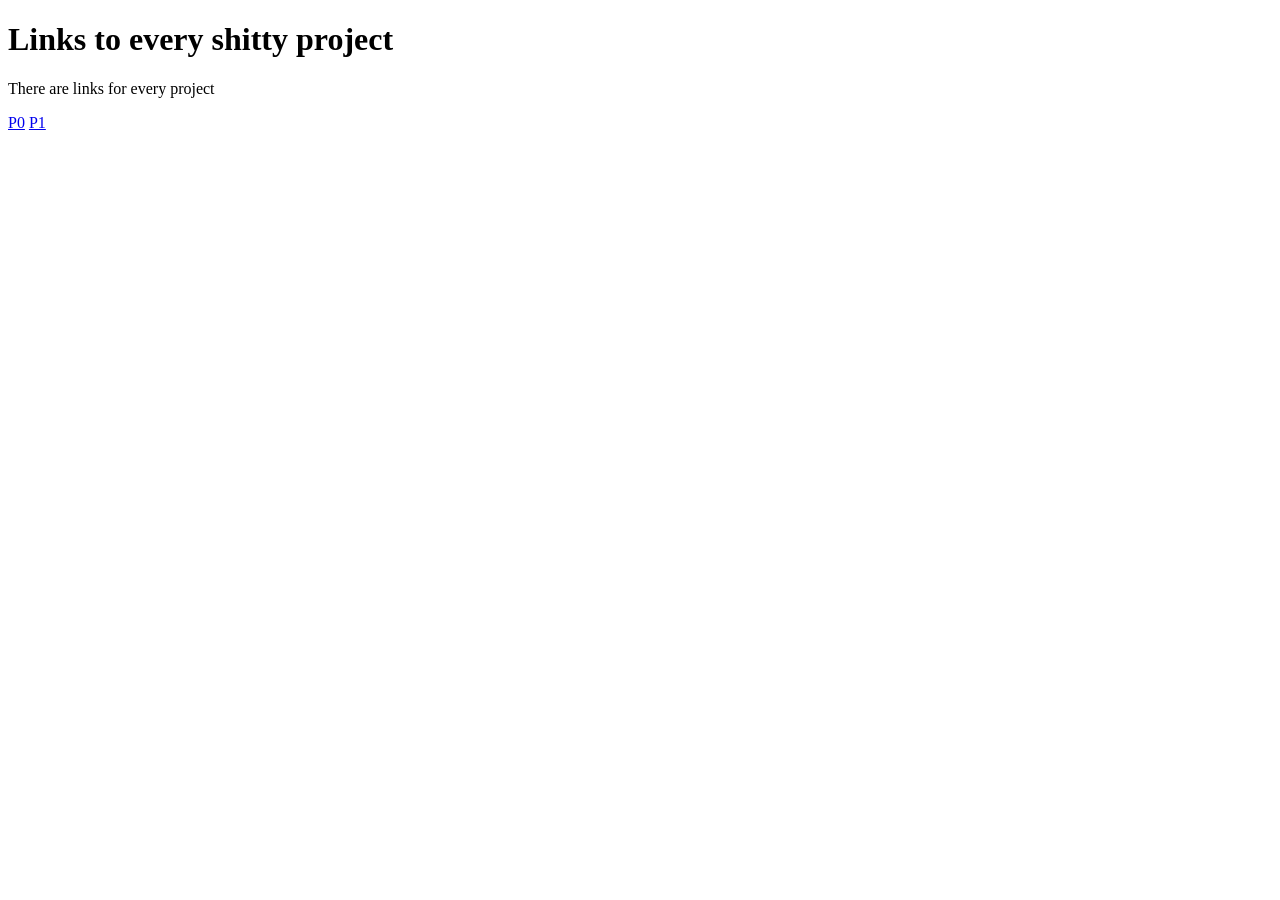
<file: index.html>
<!DOCTYPE html>
<html lang="en">
<head>
    <meta charset="UTF-8">
    <meta name="viewport" content="width=device-width, initial-scale=1.0">
    <title>Main</title>
    <link rel="stylesheet" href="main.css">
</head>
<body>
    <h1>Links to every shitty project</h1>
    <nav>
        <p>There are links for every project</p>
        <a href = "p0.html">P0</a>
        <a href = "p1.html">P1</a>
    </nav>
</body>
</html>
</file>
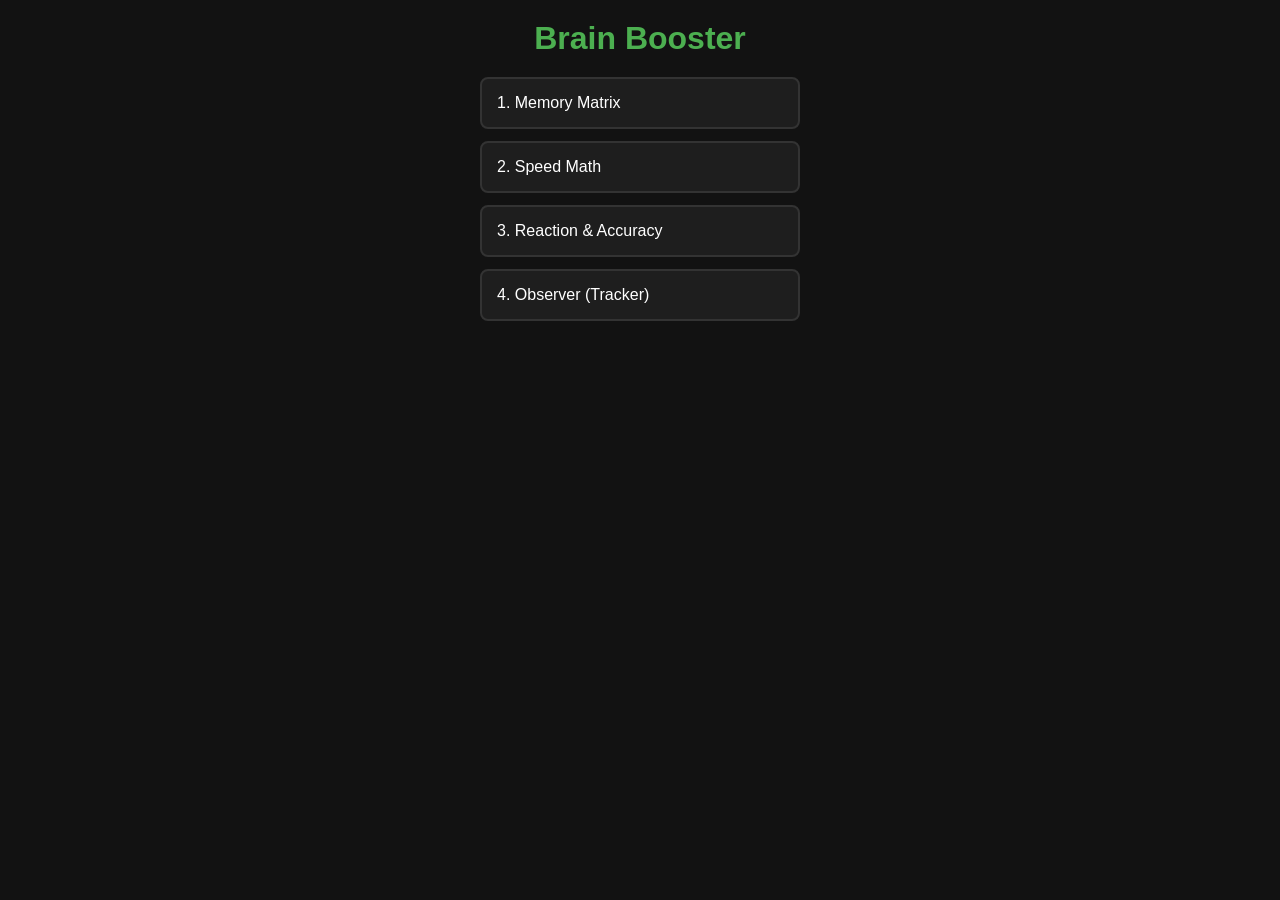
<file: bbg/index.html>
<!DOCTYPE html>
<html lang="en">
<head>
    <meta charset="UTF-8">
    <meta name="viewport" content="width=device-width, initial-scale=1.0">
    <title>Brain Booster Games</title>
    <link rel="stylesheet" href="style.css">
</head>
<body>

    <header>
        <h1>Brain Booster</h1>
    </header>

    <!-- Main Navigation Menu -->
    <nav id="menu">
        <button class="menu-btn" onclick="showScreen('memory-setup-screen')">1. Memory Matrix</button>
        <button class="menu-btn" onclick="showScreen('math-game-screen')">2. Speed Math</button>
        <button class="menu-btn" onclick="showScreen('reaction-setup-screen')">3. Reaction & Accuracy</button>
        <button class="menu-btn" onclick="showScreen('tracker-setup-screen')">4. Observer (Tracker)</button>
    </nav>

    <!-- GAME 1: MEMORY MATRIX -->
    <div id="memory-setup-screen" class="screen hidden">
        <h2>Memory Matrix</h2>
        <div class="input-group">
            <label for="grid-size">Grid Size (X):</label>
            <input type="number" id="grid-size" value="3" min="2" max="15">
        </div>
        <div class="input-group">
            <label for="wait-time">Wait Time (seconds):</label>
            <input type="number" id="wait-time" value="3" min="1" max="60">
        </div>
        <button class="btn" onclick="startMemoryGame()">Start Game</button>
        <button class="btn secondary" onclick="showMenu()">Back to Menu</button>
    </div>

    <div id="memory-game-screen" class="screen hidden">
        <h2 id="memory-status">Memorize the pattern!</h2>
        <div id="timer-display" class="timer hidden">Wait... <span id="countdown">0</span>s</div>
        <div id="memory-grid" class="grid"></div>
        <button id="memory-action-btn" class="btn" onclick="handleMemoryAction()">Done</button>
        <button class="btn secondary" onclick="showMenu()">Quit</button>
    </div>

    <!-- GAME 2: SPEED MATH -->
    <div id="math-game-screen" class="screen hidden">
        <h2>Speed Math</h2>
        <div class="math-stats">
            <div>Time: <span id="math-timer">0.0</span>s</div>
            <div>Score: <span id="math-score">0</span></div>
        </div>
        <div id="math-equation" class="equation">? + ?</div>
        <div id="math-input" class="math-display-input">_</div>
        
        <div class="numpad">
            <button onclick="appendMathInput('1')">1</button>
            <button onclick="appendMathInput('2')">2</button>
            <button onclick="appendMathInput('3')">3</button>
            <button onclick="appendMathInput('4')">4</button>
            <button onclick="appendMathInput('5')">5</button>
            <button onclick="appendMathInput('6')">6</button>
            <button onclick="appendMathInput('7')">7</button>
            <button onclick="appendMathInput('8')">8</button>
            <button onclick="appendMathInput('9')">9</button>
            <button onclick="clearMathInput()">⌫</button>
            <button onclick="appendMathInput('0')">0</button>
            <button class="submit-btn" onclick="submitMathAnswer()">✓</button>
        </div>
        
        <button id="math-start-btn" class="btn" onclick="toggleMathGame()">Start Game</button>
        <button class="btn secondary" onclick="showMenu()">Back to Menu</button>
    </div>

    <!-- GAME 3: REACTION & ACCURACY -->
    <div id="reaction-setup-screen" class="screen hidden">
        <h2>Reaction & Accuracy</h2>
        <div class="input-group">
            <label for="react-grid-size">Grid Size (X):</label>
            <input type="number" id="react-grid-size" value="4" min="2" max="10">
        </div>
        <div class="input-group">
            <label for="react-difficulty">Difficulty:</label>
            <select id="react-difficulty">
                <option value="easy">Easy (Only Red)</option>
                <option value="medium">Medium (+ Decoy Green)</option>
                <option value="hardcore">Hardcore (+ Penalty Purple)</option>
            </select>
        </div>
        <button class="btn" onclick="startReactionGame()">Start Game</button>
        <button class="btn secondary" onclick="showMenu()">Back to Menu</button>
    </div>

    <div id="reaction-game-screen" class="screen hidden">
        <div class="math-stats">
            <div>Time: <span id="react-stopwatch">0.0</span>s</div>
            <div>Score: <span id="react-score">0</span></div>
            <div>Penalty: <span id="react-penalty">0</span></div>
        </div>
        <div id="reaction-grid" class="grid"></div>
        <button class="btn secondary" onclick="stopReactionGame(); showMenu();">Quit Game</button>
    </div>

    <!-- GAME 4: OBSERVER (TRACKER) -->
    <div id="tracker-setup-screen" class="screen hidden">
        <h2>Observer</h2>
        <div class="input-group">
            <label for="track-speed">Arrow Fade Out Time (sec):</label>
            <input type="number" id="track-speed" value="1" min="0.3" max="3" step="0.1">
        </div>
        <div class="input-group">
            <label for="track-moves">Number of Moves:</label>
            <input type="number" id="track-moves" value="5" min="1" max="30">
        </div>
        <div class="input-group">
            <label for="track-mode">Mode:</label>
            <select id="track-mode">
                <option value="normal">Normal (Red arrows)</option>
                <option value="hardcore">Hardcore (Decoy colors)</option>
            </select>
        </div>
        <button class="btn" onclick="startTrackerGame()">Start Game</button>
        <button class="btn secondary" onclick="showMenu()">Back to Menu</button>
    </div>

    <div id="tracker-game-screen" class="screen hidden">
        <h2 id="tracker-status">Memorize starting position!</h2>
        <div id="tracker-grid" class="grid grid-10"></div>
        
        <!-- Separate display box for directional arrows -->
        <div id="arrow-display-box" class="arrow-box"></div>

        <button id="tracker-btn" class="btn" onclick="handleTrackerAction()">Ready</button>
        <button class="btn secondary" onclick="stopTrackerGame(); showMenu();">Quit</button>
    </div>

    <script src="script.js"></script>
</body>
</html>
</file>
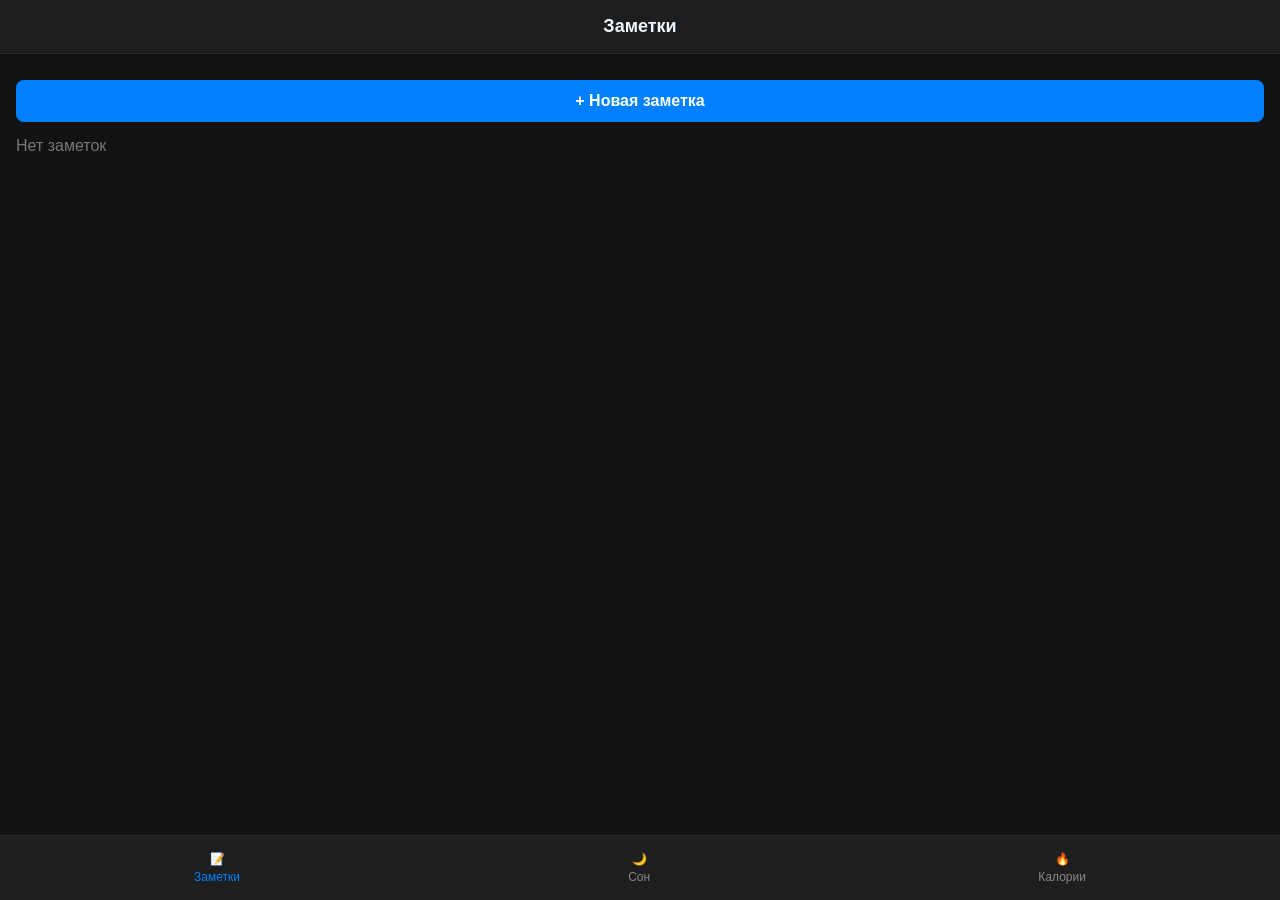
<file: ad.html>
<!DOCTYPE html>
<html lang="ru">
<head>
    <meta charset="UTF-8">
    <meta name="viewport" content="width=device-width, initial-scale=1.0, maximum-scale=1.0, user-scalable=no">
    <title>Мобильный помощник</title>
    <style>
        * {
            margin: 0;
            padding: 0;
            box-sizing: border-box;
            font-family: -apple-system, BlinkMacSystemFont, "Segoe UI", Roboto, Helvetica, Arial, sans-serif;
        }

        body {
            background-color: #121212;
            color: aliceblue;
            display: flex;
            flex-direction: column;
            height: 100vh;
            overflow: hidden;
        }

        header {
            padding: 16px;
            background-color: #1e1e1e;
            text-align: center;
            font-size: 18px;
            font-weight: bold;
            border-bottom: 1px solid #2c2c2c;
        }

        .app-container {
            flex-grow: 1;
            overflow-y: auto;
            padding: 16px;
            padding-bottom: 80px;
        }

        .screen {
            display: none;
        }
        .screen.active {
            display: block;
        }

        nav.bottom-nav {
            position: fixed;
            bottom: 0;
            left: 0;
            width: 100%;
            height: 65px;
            background-color: #1e1e1e;
            border-top: 1px solid #2c2c2c;
            display: flex;
            justify-content: space-around;
            align-items: center;
            z-index: 1000;
        }

        .nav-item {
            background: none;
            border: none;
            color: #888;
            font-size: 12px;
            cursor: pointer;
            display: flex;
            flex-direction: column;
            align-items: center;
            gap: 4px;
            transition: color 0.2s;
        }

        .nav-item.active {
            color: #0080ff;
        }

        .card {
            background-color: rgba(60, 60, 60, 0.4);
            border: 1px solid rgb(60, 60, 60);
            border-radius: 12px;
            padding: 16px;
            margin-bottom: 12px;
        }

        .card h3 {
            font-size: 16px;
            margin-bottom: 6px;
            color: #fff;
        }

        .card p {
            font-size: 14px;
            color: #ccc;
        }

        .btn {
            width: 100%;
            padding: 12px;
            background-color: #0080ff;
            color: #fff;
            border: none;
            border-radius: 8px;
            font-size: 16px;
            font-weight: bold;
            cursor: pointer;
            margin-top: 10px;
        }
        .btn:active {
            background-color: #0066cc;
        }

        .input-group {
            margin-bottom: 12px;
        }

        .input-group label {
            display: block;
            font-size: 13px;
            color: #aaa;
            margin-bottom: 4px;
        }

        .input-group input, .input-group select {
            width: 100%;
            padding: 10px;
            background-color: #2a2a2a;
            border: 1px solid #444;
            border-radius: 8px;
            color: #fff;
            font-size: 15px;
            outline: none;
        }

        .calorie-status {
            padding: 12px;
            border-radius: 8px;
            text-align: center;
            font-weight: bold;
            margin-bottom: 15px;
        }
        .status-normal { background-color: rgba(39, 174, 96, 0.3); color: #2ecc71; border: 1px solid #2ecc71; }
        .status-warning { background-color: rgba(241, 196, 15, 0.3); color: #f1c40f; border: 1px solid #f1c40f; }
        .status-danger { background-color: rgba(231, 76, 60, 0.3); color: #e74c3c; border: 1px solid #e74c3c; }

        .modal {
            position: fixed;
            top: 0; left: 0; width: 100vw; height: 100vh;
            background-color: rgba(0,0,0,0.7);
            display: flex;
            justify-content: center;
            align-items: center;
            z-index: 2000;
        }
        .hidden { display: none !important; }
        .modal-content {
            background-color: #222;
            padding: 20px;
            border-radius: 12px;
            width: 90%;
            max-width: 320px;
            border: 1px solid #444;
        }

        canvas {
            width: 100%;
            height: 150px;
            background-color: #222;
            border-radius: 8px;
            margin-top: 10px;
        }
    </style>
</head>
<body>

    <header id="header-title">Заметки</header>

    <div class="app-container">
        
        <!-- ЭКРАН 1: ЗАМЕТКИ -->
        <section id="screen-notes" class="screen active">
            <button class="btn" onclick="openModal('note-modal')">+ Новая заметка</button>
            <div id="notes-list" style="margin-top: 15px;"></div>
        </section>

        <!-- ЭКРАН 2: СОН -->
        <section id="screen-sleep" class="screen">
            <div class="card">
                <h3>Записать сон</h3>
                <div class="input-group">
                    <label>Лёг спать:</label>
                    <input type="time" step="1" id="sleep-start" value="23:00:00">
                </div>
                <div class="input-group">
                    <label>Встал:</label>
                    <input type="time" step="1" id="sleep-end" value="07:00:00">
                </div>
                <button class="btn" onclick="saveSleep()">Сохранить сон</button>
            </div>
            
            <div class="card">
                <h3>График колебаний сна (часы)</h3>
                <canvas id="sleep-chart"></canvas>
            </div>

            <div class="card">
                <h3>История сна</h3>
                <div id="sleep-history"><p style="color: #777;">Нет записей</p></div>
            </div>
        </section>

        <!-- ЭКРАН 3: КАЛОРИИ -->
        <section id="screen-calories" class="screen">
            <div class="card">
                <h3>Ваши параметры</h3>
                <div style="display: flex; gap: 10px;">
                    <div class="input-group" style="flex:1;"><label>Вес (кг)</label><input type="number" id="cal-weight" value="70" onchange="saveProfile()"></div>
                    <div class="input-group" style="flex:1;"><label>Рост (см)</label><input type="number" id="cal-height" value="175" onchange="saveProfile()"></div>
                    <div class="input-group" style="flex:1;"><label>Возраст</label><input type="number" id="cal-age" value="25" onchange="saveProfile()"></div>
                </div>
            </div>

            <div id="calorie-status-box" class="calorie-status status-normal">Норма: подсчет...</div>

            <div class="card">
                <h3>Баланс дня</h3>
                <p>Съедено: <b id="eaten-calories">0</b> ккал</p>
                <p>Потрачено: <b id="burned-calories">0</b> ккал</p>
                <button class="btn" onclick="openModal('cal-add-modal')" style="background-color: #27ae60;">+ Добавить прием / расход</button>
                <button class="btn" onclick="resetDay()" style="background-color: #c0392b; margin-top: 8px;">Сбросить день</button>
            </div>
        </section>

    </div>

    <!-- Модальное окно: Заметка -->
    <div id="note-modal" class="modal hidden">
        <div class="modal-content">
            <h3>Новая заметка</h3>
            <div class="input-group" style="margin-top:10px;"><label>Дата:</label><input type="date" id="n-date"></div>
            <div class="input-group"><label>Текст:</label><input type="text" id="n-text" placeholder="О чем запись?"></div>
            <button class="btn" onclick="addNote()">Добавить</button>
            <button class="btn" onclick="closeModal('note-modal')" style="background-color:#444; margin-top:6px;">Отмена</button>
        </div>
    </div>

    <!-- Модальное окно: Калории -->
    <div id="cal-add-modal" class="modal hidden">
        <div class="modal-content">
            <h3>Добавить калории</h3>
            <div class="input-group" style="margin-top:10px;">
                <label>Тип:</label>
                <select id="cal-type"><option value="eat">Съел (+)</option><option value="burn">Потратил (-)</option></select>
            </div>
            <div class="input-group"><label>Количество (ккал):</label><input type="number" id="cal-amount" placeholder="Например: 450"></div>
            <button class="btn" onclick="addCaloriesData()">ОК</button>
            <button class="btn" onclick="closeModal('cal-add-modal')" style="background-color:#444; margin-top:6px;">Отмена</button>
        </div>
    </div>

    <!-- Нижняя навигация -->
    <nav class="bottom-nav">
        <button class="nav-item active" onclick="switchScreen('notes', this)">
            <span>📝</span> Заметки
        </button>
        <button class="nav-item" onclick="switchScreen('sleep', this)">
            <span>🌙</span> Сон
        </button>
        <button class="nav-item" onclick="switchScreen('calories', this)">
            <span>🔥</span> Калории
        </button>
    </nav>

    <script>
        function switchScreen(screenName, btnElement) {
            document.querySelectorAll('.screen').forEach(s => s.classList.remove('active'));
            document.querySelectorAll('.nav-item').forEach(n => n.classList.remove('active'));
            
            document.getElementById('screen-' + screenName).classList.add('active');
            btnElement.classList.add('active');

            const titles = { notes: 'Заметки', sleep: 'Трекер сна', calories: 'Калории' };
            document.getElementById('header-title').innerText = titles[screenName];
            
            if(screenName === 'sleep') drawSleepChart();
        }

        function openModal(id) { document.getElementById(id).classList.remove('hidden'); }
        function closeModal(id) { document.getElementById(id).classList.add('hidden'); }

        // --- ПАМЯТЬ И ЗАГРУЗКА ДАННЫХ ПРИ СТАРТЕ ---
        let notes = JSON.parse(localStorage.getItem('app_notes')) || [];
        let sleepLogs = JSON.parse(localStorage.getItem('app_sleep')) || [];
        let totalEaten = Number(localStorage.getItem('app_eaten')) || 0;
        let totalBurned = Number(localStorage.getItem('app_burned')) || 0;
        let targetCalories = 2000;

        // Загружаем профиль, если он сохранен
        if(localStorage.getItem('app_weight')) document.getElementById('cal-weight').value = localStorage.getItem('app_weight');
        if(localStorage.getItem('app_height')) document.getElementById('cal-height').value = localStorage.getItem('app_height');
        if(localStorage.getItem('app_age')) document.getElementById('cal-age').value = localStorage.getItem('app_age');

        // ЗАМЕТКИ
        function addNote() {
            const date = document.getElementById('n-date').value;
            const text = document.getElementById('n-text').value;
            if(!date || !text) return alert('Заполните поля');
            
            notes.push({ date, text });
            localStorage.setItem('app_notes', JSON.stringify(notes)); // Сохраняем в память
            
            renderNotes();
            closeModal('note-modal');
            document.getElementById('n-text').value = '';
        }
        function renderNotes() {
            const list = document.getElementById('notes-list');
            list.innerHTML = notes.map(n => `
                <div class="card">
                    <h3>${n.date}</h3>
                    <p>${n.text}</p>
                </div>
            `).join('') || '<p style="color:#777;">Нет заметок</p>';
        }

        // СОН
        function saveSleep() {
            const start = document.getElementById('sleep-start').value;
            const end = document.getElementById('sleep-end').value;
            if(!start || !end) return alert('Укажите время');

            let parts1 = start.split(':').map(Number);
            let parts2 = end.split(':').map(Number);

            let totalSec1 = (parts1[0] || 0) * 3600 + (parts1[1] || 0) * 60 + (parts1[2] || 0);
            let totalSec2 = (parts2[0] || 0) * 3600 + (parts2[1] || 0) * 60 + (parts2[2] || 0);

            let diffSec = totalSec2 - totalSec1;
            if(diffSec < 0) diffSec += 24 * 3600;

            let hoursVal = Number((diffSec / 3600).toFixed(1));

            sleepLogs.push({ 
                start, 
                end, 
                hoursVal,
                durationStr: `${Math.floor(diffSec / 3600)} ч. ${Math.floor((diffSec % 3600) / 60)} мин.` 
            });

            localStorage.setItem('app_sleep', JSON.stringify(sleepLogs)); // Сохраняем в память

            renderSleep();
            drawSleepChart();
        }

        function renderSleep() {
            document.getElementById('sleep-history').innerHTML = sleepLogs.slice().reverse().map(s => `
                <div style="background:#2a2a2a; padding:10px; border-radius:6px; margin-top:6px; font-size:14px;">
                    😴 ${s.start} — ${s.end} <br><b style="color:#2ecc71;">Длительность: ${s.durationStr}</b>
                </div>
            `).join('');
        }

        function drawSleepChart() {
            const canvas = document.getElementById('sleep-chart');
            const ctx = canvas.getContext('2d');
            canvas.width = canvas.parentElement.clientWidth - 32;
            canvas.height = 150;

            ctx.clearRect(0, 0, canvas.width, canvas.height);

            if (sleepLogs.length === 0) {
                ctx.fillStyle = '#777';
                ctx.font = '14px sans-serif';
                ctx.textAlign = 'center';
                ctx.fillText('Нет данных для графика', canvas.width / 2, canvas.height / 2);
                return;
            }

            const padding = 30;
            const width = canvas.width - padding * 2;
            const height = canvas.height - padding * 2;

            ctx.strokeStyle = '#333';
            ctx.lineWidth = 1;
            ctx.beginPath();
            ctx.moveTo(padding, padding);
            ctx.lineTo(padding, canvas.height - padding);
            ctx.lineTo(canvas.width - padding, canvas.height - padding);
            ctx.stroke();

            let maxHours = Math.max(...sleepLogs.map(s => s.hoursVal), 12);
            const dx = width / Math.max(sleepLogs.length - 1, 1);

            ctx.strokeStyle = '#0080ff';
            ctx.lineWidth = 2;
            ctx.beginPath();

            sleepLogs.forEach((log, index) => {
                const x = padding + index * dx;
                const y = canvas.height - padding - (log.hoursVal / maxHours) * height;

                if (index === 0) ctx.moveTo(x, y);
                else ctx.lineTo(x, y);

                ctx.fillStyle = '#2ecc71';
                ctx.fillRect(x - 3, y - 3, 6, 6);
            });
            ctx.stroke();
        }

        // КАЛОРИИ
        function saveProfile() {
            localStorage.setItem('app_weight', document.getElementById('cal-weight').value);
            localStorage.setItem('app_height', document.getElementById('cal-height').value);
            localStorage.setItem('app_age', document.getElementById('cal-age').value);
            updateCaloriesNorm();
        }

        function updateCaloriesNorm() {
            const weight = Number(document.getElementById('cal-weight').value);
            const height = Number(document.getElementById('cal-height').value);
            const age = Number(document.getElementById('cal-age').value);
            targetCalories = Math.round((10 * weight + 6.25 * height - 5 * age + 5) * 1.2);
            updateCalorieStatus();
        }

        function addCaloriesData() {
            const type = document.getElementById('cal-type').value;
            const amount = Number(document.getElementById('cal-amount').value);
            if(!amount) return;

            if(type === 'eat') totalEaten += amount;
            else totalBurned += amount;

            // Сохраняем баланс калорий в память
            localStorage.setItem('app_eaten', totalEaten);
            localStorage.setItem('app_burned', totalBurned);

            document.getElementById('eaten-calories').innerText = totalEaten;
            document.getElementById('burned-calories').innerText = totalBurned;
            updateCalorieStatus();
            closeModal('cal-add-modal');
            document.getElementById('cal-amount').value = '';
        }

        function updateCalorieStatus() {
            const box = document.getElementById('calorie-status-box');
            const net = totalEaten - totalBurned;

            box.className = "calorie-status";
            if (net < targetCalories - 300) {
                box.classList.add('status-warning');
                box.innerText = `Недобор! Съедено ${net} из ~${targetCalories} ккал`;
            } else if (net > targetCalories + 300) {
                box.classList.add('status-danger');
                box.innerText = `Внимание: перебор! Превышение нормы`;
            } else {
                box.classList.add('status-normal');
                box.innerText = `Идеально! Вы в целевом коридоре`;
            }
        }

        function resetDay() {
            totalEaten = 0;
            totalBurned = 0;
            localStorage.setItem('app_eaten', 0);
            localStorage.setItem('app_burned', 0);
            document.getElementById('eaten-calories').innerText = 0;
            document.getElementById('burned-calories').innerText = 0;
            updateCalorieStatus();
        }

        // Первичный запуск при загрузке страницы
        updateCaloriesNorm();
        renderNotes();
        renderSleep();
        document.getElementById('eaten-calories').innerText = totalEaten;
        document.getElementById('burned-calories').innerText = totalBurned;
    </script>
</body>
</html>
</file>
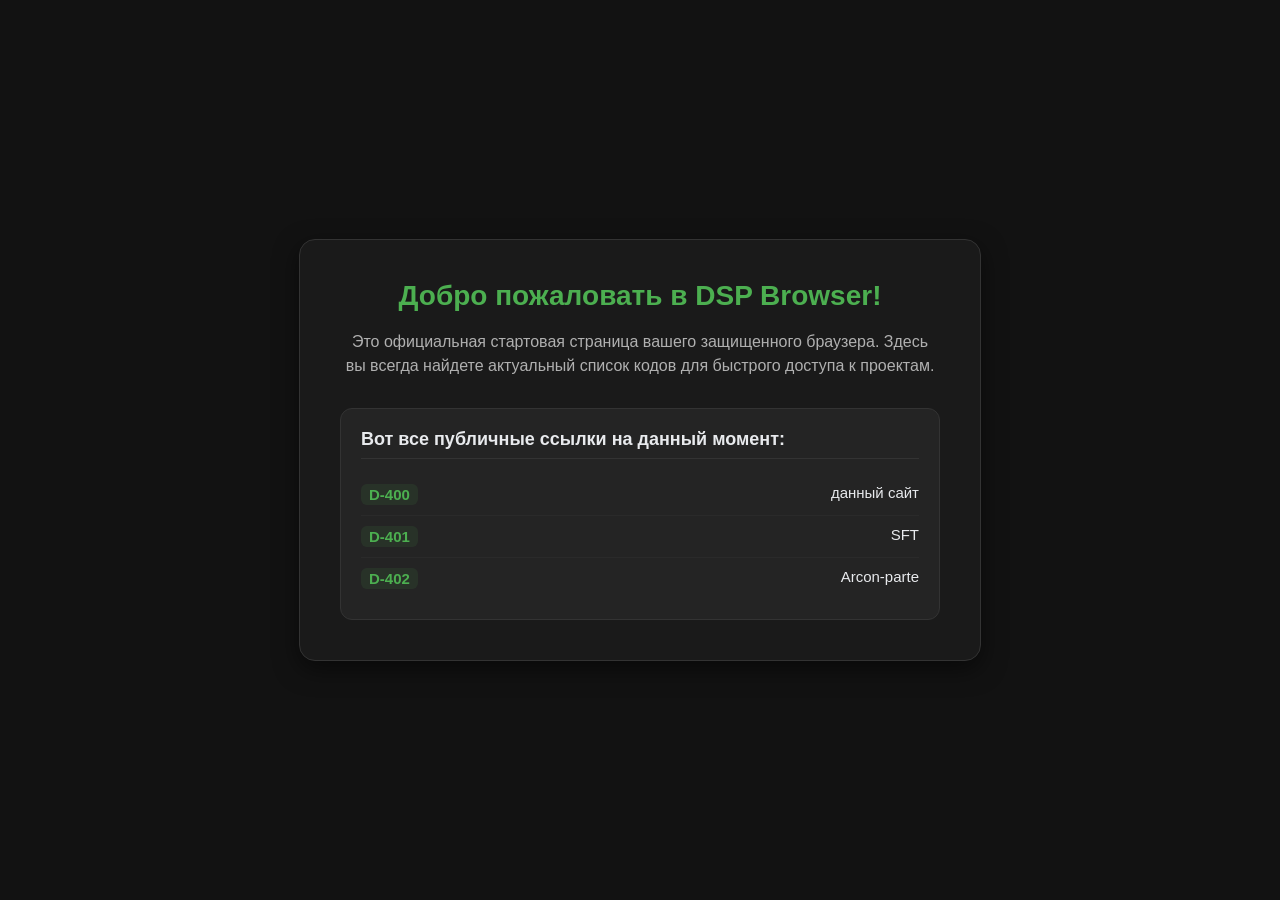
<file: d-400.html>
<!DOCTYPE html>
<html lang="ru">
<head>
    <meta charset="UTF-8">
    <meta name="viewport" content="width=device-width, initial-scale=1.0">
    <title>DSP Browser - Главная</title>
    <style>
        body {
            margin: 0;
            padding: 0;
            min-height: 100vh;
            background-color: #121212;
            color: #ffffff;
            font-family: -apple-system, BlinkMacSystemFont, "Segoe UI", Roboto, Helvetica, Arial, sans-serif;
            display: flex;
            justify-content: center;
            align-items: center;
        }

        .container {
            width: 90%;
            max-width: 600px;
            padding: 40px;
            background-color: #1a1a1a;
            border-radius: 16px;
            border: 1px solid #333;
            box-shadow: 0 8px 24px rgba(0, 0, 0, 0.5);
            text-align: center;
        }

        h1 {
            margin-top: 0;
            color: #4CAF50;
            font-size: 28px;
        }

        p.welcome-text {
            color: #b0b0b0;
            font-size: 16px;
            margin-bottom: 30px;
            line-height: 1.5;
        }

        .links-section {
            background-color: #242424;
            border-radius: 12px;
            padding: 20px;
            text-align: left;
            border: 1px solid #333;
        }

        .links-section h2 {
            font-size: 18px;
            margin-top: 0;
            margin-bottom: 15px;
            color: #e8eaed;
            border-bottom: 1px solid #333;
            padding-bottom: 8px;
        }

        ul {
            list-style: none;
            padding: 0;
            margin: 0;
        }

        li {
            padding: 10px 0;
            border-bottom: 1px solid #2a2a2a;
            font-size: 15px;
            display: flex;
            justify-content: space-between;
        }

        li:last-child {
            border-bottom: none;
        }

        .code {
            font-weight: bold;
            color: #4CAF50;
            background-color: rgba(76, 175, 80, 0.1);
            padding: 2px 8px;
            border-radius: 6px;
        }

        .name {
            color: #e8eaed;
        }
    </style>
</head>
<body>

    <div class="container">
        <h1>Добро пожаловать в DSP Browser!</h1>
        <p class="welcome-text">
            Это официальная стартовая страница вашего защищенного браузера. Здесь вы всегда найдете актуальный список кодов для быстрого доступа к проектам.
        </p>

        <div class="links-section">
            <h2>Вот все публичные ссылки на данный момент:</h2>
            <ul>
                <li>
                    <span class="code">D-400</span>
                    <span class="name">данный сайт</span>
                </li>
                <li>
                    <span class="code">D-401</span>
                    <span class="name">SFT</span>
                </li>
                <li>
                    <span class="code">D-402</span>
                    <span class="name">Arcon-parte</span>
                </li>
            </ul>
        </div>
    </div>

</body>
</html>
</file>
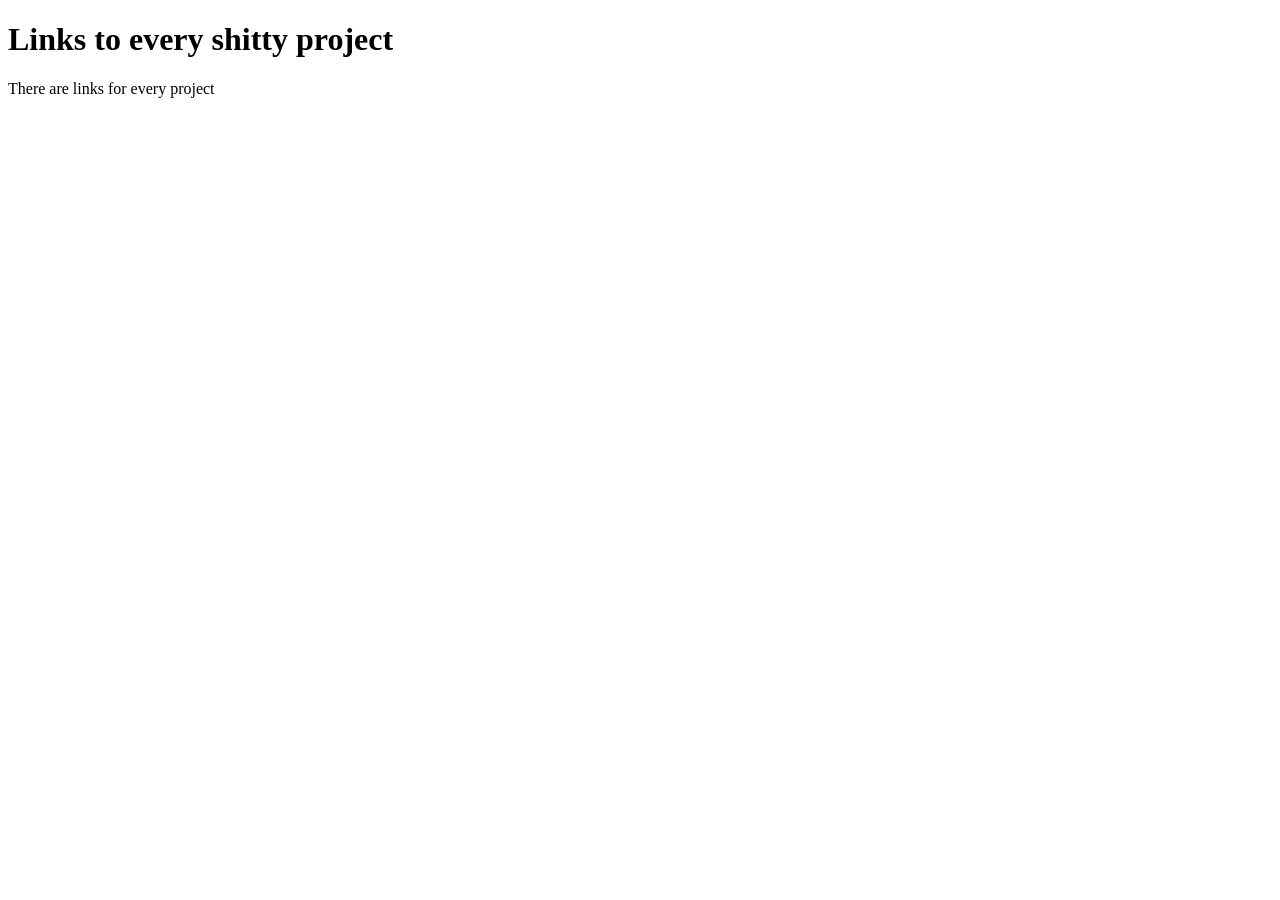
<file: main.html>
<!DOCTYPE html>
<html lang="en">
<head>
    <meta charset="UTF-8">
    <meta name="viewport" content="width=device-width, initial-scale=1.0">
    <title>Main</title>
    <link rel="stylesheet" href="main.css">
</head>
<body>
    <h1>Links to every shitty project</h1>
    <nav>
      <p>There are links for every project</p>
    </nav>
</body>
</html>
</file>
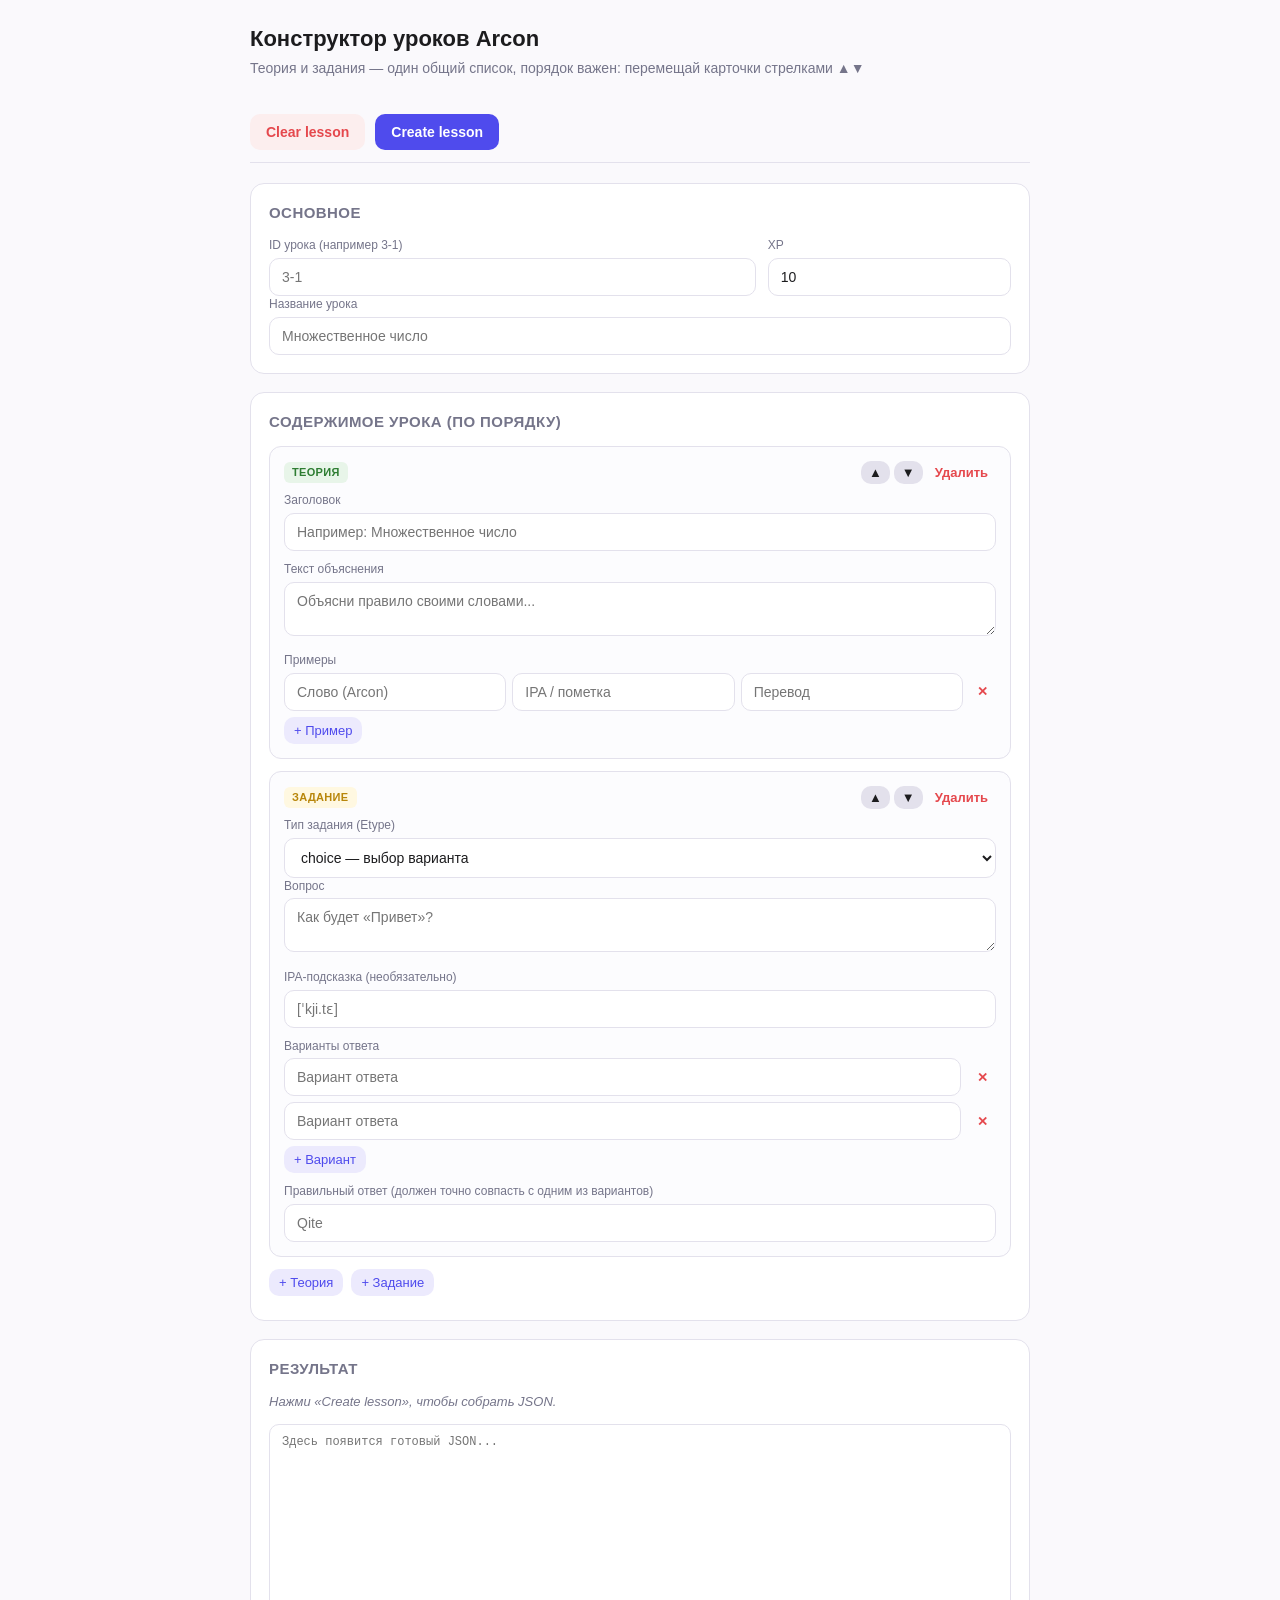
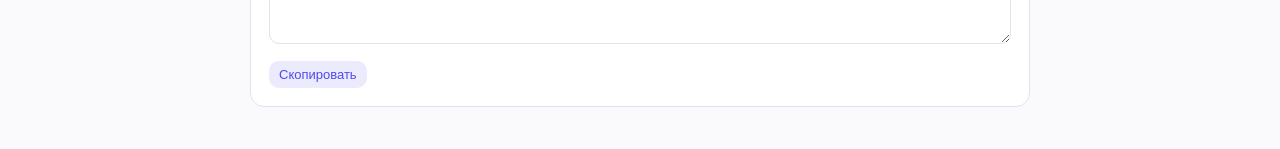
<file: p1.html>
<!DOCTYPE html>
<html lang="ru">
<head>
<meta charset="UTF-8">
<meta name="viewport" content="width=device-width, initial-scale=1.0">
<title>Конструктор уроков Arcon v2</title>
<style>
  :root {
    --accent: #4f4bed;
    --accent-soft: #eceafd;
    --bg: #faf9fc;
    --panel: #ffffff;
    --border: #e3e1ec;
    --text: #1c1c1e;
    --hint: #75758a;
    --danger: #e5484d;
    --danger-soft: #fceeee;
    --theory-tag: #2e7d32;
    --theory-tag-soft: #e8f5e9;
    --ex-tag: #b8860b;
    --ex-tag-soft: #fff8e1;
    --radius: 14px;
  }
  * { box-sizing: border-box; }
  body {
    margin: 0;
    background: var(--bg);
    color: var(--text);
    font-family: -apple-system, BlinkMacSystemFont, "Segoe UI", Roboto, sans-serif;
    padding: 24px;
    line-height: 1.4;
  }
  .p1-wrap { max-width: 780px; margin: 0 auto; }
  h1 { font-size: 22px; margin: 0 0 4px; }
  .p1-subtitle { color: var(--hint); font-size: 14px; margin: 0 0 24px; }
  .p1-toolbar {
    display: flex; gap: 10px; position: sticky; top: 0;
    background: var(--bg); padding: 12px 0; z-index: 10;
    border-bottom: 1px solid var(--border); margin-bottom: 20px;
  }
  button { font-family: inherit; cursor: pointer; border: none; border-radius: 10px; padding: 10px 16px; font-size: 14px; font-weight: 600; }
  .p1-btn-primary { background: var(--accent); color: #fff; }
  .p1-btn-danger { background: var(--danger-soft); color: var(--danger); }
  .p1-btn-ghost { background: var(--accent-soft); color: var(--accent); }
  .p1-btn-small { padding: 6px 10px; font-size: 13px; font-weight: 500; }
  .p1-btn-remove { background: none; color: var(--danger); font-size: 13px; padding: 4px 8px; }
  .p1-btn-move { background: var(--border); color: var(--text); font-size: 13px; padding: 4px 8px; }

  section.p1-section {
    background: var(--panel); border: 1px solid var(--border);
    border-radius: var(--radius); padding: 18px; margin-bottom: 18px;
  }
  section.p1-section > h2 {
    font-size: 15px; text-transform: uppercase; letter-spacing: 0.03em;
    color: var(--hint); margin: 0 0 14px;
  }

  label { display: block; font-size: 12px; color: var(--hint); margin: 10px 0 4px; }
  label:first-of-type { margin-top: 0; }

  input[type="text"], input[type="number"], textarea, select {
    width: 100%; padding: 10px 12px; border: 1px solid var(--border);
    border-radius: 10px; font-size: 14px; font-family: inherit;
    background: #fff; color: var(--text);
  }
  textarea { resize: vertical; min-height: 54px; }
  input:focus, textarea:focus, select:focus { outline: none; border-color: var(--accent); }

  .p1-row-inline { display: flex; gap: 8px; align-items: center; margin-bottom: 6px; }
  .p1-row-inline input { flex: 1; }

  .p1-item {
    border: 1px solid var(--border); border-radius: 12px; padding: 14px;
    margin-bottom: 12px; background: #fcfcfe;
  }
  .p1-item-header {
    display: flex; justify-content: space-between; align-items: center; margin-bottom: 8px; gap: 8px;
  }
  .p1-item-header-left { display: flex; align-items: center; gap: 8px; }
  .p1-item-tag {
    font-size: 11px; font-weight: 700; text-transform: uppercase;
    padding: 3px 8px; border-radius: 6px; letter-spacing: 0.03em;
  }
  .p1-item-tag.theory { color: var(--theory-tag); background: var(--theory-tag-soft); }
  .p1-item-tag.exercise { color: var(--ex-tag); background: var(--ex-tag-soft); }
  .p1-item-header-actions { display: flex; gap: 4px; }

  .p1-example-row, .p1-pair-row {
    display: grid; grid-template-columns: 1fr 1fr 1fr auto; gap: 6px; margin-bottom: 6px;
  }
  .p1-pair-row { grid-template-columns: 1fr 1fr auto; }

  .p1-basic-grid { display: grid; grid-template-columns: 2fr 1fr; gap: 12px; }

  #p1-json-output {
    width: 100%; min-height: 220px; font-family: "SF Mono", Menlo, Consolas, monospace;
    font-size: 12px; white-space: pre;
  }
  .p1-output-actions { display: flex; gap: 8px; margin-top: 10px; }
  .p1-empty-hint { color: var(--hint); font-size: 13px; font-style: italic; }
</style>
</head>
<body>
<div class="p1-wrap">
  <h1>Конструктор уроков Arcon</h1>
  <p class="p1-subtitle">Теория и задания — один общий список, порядок важен: перемещай карточки стрелками ▲▼</p>

  <div class="p1-toolbar">
    <button id="p1-clear-btn" class="p1-btn-danger">Clear lesson</button>
    <button id="p1-create-btn" class="p1-btn-primary">Create lesson</button>
  </div>

  <section class="p1-section">
    <h2>Основное</h2>
    <div class="p1-basic-grid">
      <div>
        <label for="p1-id-input">ID урока (например 3-1)</label>
        <input type="text" id="p1-id-input" placeholder="3-1">
      </div>
      <div>
        <label for="p1-xp-input">XP</label>
        <input type="number" id="p1-xp-input" value="10">
      </div>
    </div>
    <label for="p1-title-input">Название урока</label>
    <input type="text" id="p1-title-input" placeholder="Множественное число">
  </section>

  <section class="p1-section">
    <h2>Содержимое урока (по порядку)</h2>
    <div id="p1-items-list"></div>
    <div class="p1-row-inline">
      <button id="p1-add-theory-btn" class="p1-btn-ghost p1-btn-small">+ Теория</button>
      <button id="p1-add-exercise-btn" class="p1-btn-ghost p1-btn-small">+ Задание</button>
    </div>
  </section>

  <section class="p1-section">
    <h2>Результат</h2>
    <p class="p1-empty-hint" id="p1-output-hint">Нажми «Create lesson», чтобы собрать JSON.</p>
    <textarea id="p1-json-output" readonly placeholder="Здесь появится готовый JSON..."></textarea>
    <div class="p1-output-actions">
      <button id="p1-copy-btn" class="p1-btn-ghost p1-btn-small">Скопировать</button>
    </div>
  </section>
</div>

<script>
(function () {
  const list = document.getElementById("p1-items-list");

  // ---------- Общие утилиты для карточек в списке ----------

  function moveItem(item, direction) {
    if (direction === "up" && item.previousElementSibling) {
      list.insertBefore(item, item.previousElementSibling);
    } else if (direction === "down" && item.nextElementSibling) {
      list.insertBefore(item.nextElementSibling, item);
    }
  }

  function makeItemHeader(tagLabel, tagClass, item) {
    const header = document.createElement("div");
    header.className = "p1-item-header";
    header.innerHTML = `
      <div class="p1-item-header-left">
        <span class="p1-item-tag ${tagClass}">${tagLabel}</span>
      </div>
      <div class="p1-item-header-actions">
        <button class="p1-btn-move p1-move-up" type="button">▲</button>
        <button class="p1-btn-move p1-move-down" type="button">▼</button>
        <button class="p1-btn-remove p1-remove-item" type="button">Удалить</button>
      </div>
    `;
    header.querySelector(".p1-move-up").onclick = () => moveItem(item, "up");
    header.querySelector(".p1-move-down").onclick = () => moveItem(item, "down");
    header.querySelector(".p1-remove-item").onclick = () => item.remove();
    return header;
  }

  // ---------- Теория ----------

  function makeExampleRow() {
    const row = document.createElement("div");
    row.className = "p1-example-row";
    row.innerHTML = `
      <input type="text" class="p1-ex-word" placeholder="Слово (Arcon)">
      <input type="text" class="p1-ex-ipa" placeholder="IPA / пометка">
      <input type="text" class="p1-ex-translation" placeholder="Перевод">
      <button class="p1-btn-remove" type="button">✕</button>
    `;
    row.querySelector(".p1-btn-remove").onclick = () => row.remove();
    return row;
  }

  function makeTheoryItem() {
    const item = document.createElement("div");
    item.className = "p1-item p1-theory-item";
    item.appendChild(makeItemHeader("Теория", "theory", item));

    const body = document.createElement("div");
    body.innerHTML = `
      <label>Заголовок</label>
      <input type="text" class="p1-t-title" placeholder="Например: Множественное число">
      <label>Текст объяснения</label>
      <textarea class="p1-t-theory" placeholder="Объясни правило своими словами..."></textarea>
      <label>Примеры</label>
      <div class="p1-t-examples"></div>
      <button class="p1-btn-ghost p1-btn-small p1-add-example-btn" type="button">+ Пример</button>
    `;
    body.querySelector(".p1-add-example-btn").onclick = () => {
      body.querySelector(".p1-t-examples").appendChild(makeExampleRow());
    };
    body.querySelector(".p1-t-examples").appendChild(makeExampleRow());
    item.appendChild(body);

    return item;
  }

  document.getElementById("p1-add-theory-btn").onclick = () => {
    list.appendChild(makeTheoryItem());
  };

  // ---------- Задания ----------

  function makeOptionRow(container) {
    const row = document.createElement("div");
    row.className = "p1-row-inline";
    row.innerHTML = `
      <input type="text" class="p1-e-choice-option" placeholder="Вариант ответа">
      <button class="p1-btn-remove" type="button">✕</button>
    `;
    row.querySelector(".p1-btn-remove").onclick = () => row.remove();
    container.appendChild(row);
  }

  function makePairRow(container) {
    const row = document.createElement("div");
    row.className = "p1-pair-row";
    row.innerHTML = `
      <input type="text" class="p1-e-match-word" placeholder="Слово (Arcon)">
      <input type="text" class="p1-e-match-translation" placeholder="Перевод">
      <button class="p1-btn-remove" type="button">✕</button>
    `;
    row.querySelector(".p1-btn-remove").onclick = () => row.remove();
    container.appendChild(row);
  }

  function makeAnswerRow(container) {
    const row = document.createElement("div");
    row.className = "p1-row-inline";
    row.innerHTML = `
      <input type="text" class="p1-e-write-answer" placeholder="Правильный ответ">
      <button class="p1-btn-remove" type="button">✕</button>
    `;
    row.querySelector(".p1-btn-remove").onclick = () => row.remove();
    container.appendChild(row);
  }

  function renderChoiceFields(fieldsEl) {
    fieldsEl.innerHTML = `
      <label>Вопрос</label>
      <textarea class="p1-e-choice-prompt" placeholder="Как будет «Привет»?"></textarea>
      <label>IPA-подсказка (необязательно)</label>
      <input type="text" class="p1-e-choice-ipahint" placeholder="[ˈkji.tɛ]">
      <label>Варианты ответа</label>
      <div class="p1-e-choice-options"></div>
      <button class="p1-btn-ghost p1-btn-small p1-add-option-btn" type="button">+ Вариант</button>
      <label>Правильный ответ (должен точно совпасть с одним из вариантов)</label>
      <input type="text" class="p1-e-choice-answer" placeholder="Qite">
    `;
    const optionsList = fieldsEl.querySelector(".p1-e-choice-options");
    fieldsEl.querySelector(".p1-add-option-btn").onclick = () => makeOptionRow(optionsList);
    makeOptionRow(optionsList);
    makeOptionRow(optionsList);
  }

  function renderMatchFields(fieldsEl) {
    fieldsEl.innerHTML = `
      <label>Пары для сопоставления</label>
      <div class="p1-e-match-pairs"></div>
      <button class="p1-btn-ghost p1-btn-small p1-add-pair-btn" type="button">+ Пара</button>
    `;
    const pairsList = fieldsEl.querySelector(".p1-e-match-pairs");
    fieldsEl.querySelector(".p1-add-pair-btn").onclick = () => makePairRow(pairsList);
    makePairRow(pairsList);
    makePairRow(pairsList);
  }

  function renderWriteFields(fieldsEl) {
    fieldsEl.innerHTML = `
      <label>Задание (можно с переносом строки — фраза на новой строке)</label>
      <textarea class="p1-e-write-prompt" placeholder="Переведи фразу:&#10;Qo ede vū?"></textarea>
      <label>Что озвучить по кнопке 🔊 (необязательно, пиши на Arcon без знаков препинания)</label>
      <input type="text" class="p1-e-write-speak" placeholder="Qo ede vū">
      <label>IPA-подсказка (необязательно)</label>
      <input type="text" class="p1-e-write-ipahint" placeholder="">
      <label>Правильные ответы</label>
      <div class="p1-e-write-answers"></div>
      <button class="p1-btn-ghost p1-btn-small p1-add-answer-btn" type="button">+ Ответ</button>
    `;
    const answersList = fieldsEl.querySelector(".p1-e-write-answers");
    fieldsEl.querySelector(".p1-add-answer-btn").onclick = () => makeAnswerRow(answersList);
    makeAnswerRow(answersList);
  }

  function makeExerciseItem() {
    const item = document.createElement("div");
    item.className = "p1-item p1-exercise-item";
    item.appendChild(makeItemHeader("Задание", "exercise", item));

    const body = document.createElement("div");
    body.innerHTML = `
      <label>Тип задания (Etype)</label>
      <select class="p1-e-etype-select">
        <option value="choice">choice — выбор варианта</option>
        <option value="match">match — сопоставление пар</option>
        <option value="write">write — открытый ответ</option>
      </select>
      <div class="p1-e-fields"></div>
    `;
    item.appendChild(body);

    const fieldsEl = body.querySelector(".p1-e-fields");
    const typeSelect = body.querySelector(".p1-e-etype-select");

    function renderForType() {
      if (typeSelect.value === "choice") renderChoiceFields(fieldsEl);
      else if (typeSelect.value === "match") renderMatchFields(fieldsEl);
      else if (typeSelect.value === "write") renderWriteFields(fieldsEl);
    }
    typeSelect.onchange = renderForType;
    renderForType();

    return item;
  }

  document.getElementById("p1-add-exercise-btn").onclick = () => {
    list.appendChild(makeExerciseItem());
  };

  // ---------- Сборка JSON ----------

  function buildLesson() {
    const lesson = {
      id: document.getElementById("p1-id-input").value.trim(),
      title: document.getElementById("p1-title-input").value.trim(),
      xp: parseInt(document.getElementById("p1-xp-input").value, 10) || 10,
      lesson: [],
    };

    // Порядок в итоговом JSON = порядок карточек в DOM (управляется стрелками ▲▼)
    [...list.children].forEach((item) => {
      if (item.classList.contains("p1-theory-item")) {
        const title = item.querySelector(".p1-t-title").value.trim();
        const theory = item.querySelector(".p1-t-theory").value.trim();
        const examples = [];
        item.querySelectorAll(".p1-example-row").forEach((row) => {
          const word = row.querySelector(".p1-ex-word").value.trim();
          const ipa = row.querySelector(".p1-ex-ipa").value.trim();
          const translation = row.querySelector(".p1-ex-translation").value.trim();
          if (word) examples.push({ word, ipa, translation });
        });
        if (title || theory || examples.length) {
          lesson.lesson.push({ type: "T", title, theory, examples });
        }
      } else if (item.classList.contains("p1-exercise-item")) {
        const etype = item.querySelector(".p1-e-etype-select").value;

        if (etype === "choice") {
          const prompt = item.querySelector(".p1-e-choice-prompt").value.trim();
          const ipaHint = item.querySelector(".p1-e-choice-ipahint").value.trim() || null;
          const options = [...item.querySelectorAll(".p1-e-choice-option")]
            .map((i) => i.value.trim())
            .filter((v) => v);
          const answer = item.querySelector(".p1-e-choice-answer").value.trim();
          if (prompt && options.length) {
            lesson.lesson.push({ type: "E", Etype: "choice", prompt, ipaHint, options, answer });
          }
        } else if (etype === "match") {
          const pairs = [...item.querySelectorAll(".p1-pair-row")]
            .map((row) => [
              row.querySelector(".p1-e-match-word").value.trim(),
              row.querySelector(".p1-e-match-translation").value.trim(),
            ])
            .filter((p) => p[0] && p[1]);
          if (pairs.length) {
            lesson.lesson.push({ type: "E", Etype: "match", pairs });
          }
        } else if (etype === "write") {
          const prompt = item.querySelector(".p1-e-write-prompt").value.trim();
          const speak = item.querySelector(".p1-e-write-speak").value.trim() || null;
          const ipaHint = item.querySelector(".p1-e-write-ipahint").value.trim() || null;
          const answers = [...item.querySelectorAll(".p1-e-write-answer")]
            .map((i) => i.value.trim())
            .filter((v) => v);
          if (prompt && answers.length) {
            lesson.lesson.push({ type: "E", Etype: "write", prompt, speak, ipaHint, answers });
          }
        }
      }
    });

    return lesson;
  }

  function downloadFile(filename, content) {
    const blob = new Blob([content], { type: "application/json" });
    const url = URL.createObjectURL(blob);
    const a = document.createElement("a");
    a.href = url;
    a.download = filename;
    document.body.appendChild(a);
    a.click();
    a.remove();
    URL.revokeObjectURL(url);
  }

  document.getElementById("p1-create-btn").onclick = () => {
    const lesson = buildLesson();
    if (!lesson.id) {
      alert("Заполни ID урока — без него не получится назвать файл.");
      return;
    }
    const json = JSON.stringify(lesson, null, 2);
    const output = document.getElementById("p1-json-output");
    output.value = json;
    document.getElementById("p1-output-hint").textContent =
      `Готово — файл "${lesson.id}.json" скачался. Также можешь скопировать текст ниже.`;
    downloadFile(lesson.id + ".json", json);
  };

  document.getElementById("p1-copy-btn").onclick = () => {
    const output = document.getElementById("p1-json-output");
    if (!output.value) return;
    output.select();
    document.execCommand("copy");
  };

  document.getElementById("p1-clear-btn").onclick = () => {
    if (!confirm("Точно сбросить весь урок? Все введённые данные пропадут.")) return;
    document.getElementById("p1-id-input").value = "";
    document.getElementById("p1-title-input").value = "";
    document.getElementById("p1-xp-input").value = "10";
    list.innerHTML = "";
    document.getElementById("p1-json-output").value = "";
    document.getElementById("p1-output-hint").textContent = "Нажми «Create lesson», чтобы собрать JSON.";
  };

  // Стартовое состояние — одна теория и одно задание, чтобы было видно, с чего начать
  list.appendChild(makeTheoryItem());
  list.appendChild(makeExerciseItem());
})();
</script>
</body>
</html>
</file>
<file: main.css>

</file>
<file: bbg/style.css>
* {
    box-sizing: border-box;
    margin: 0;
    padding: 0;
    font-family: 'Segoe UI', Tahoma, Geneva, Verdana, sans-serif;
    user-select: none;
}

body {
    background-color: #121212;
    color: #ffffff;
    display: flex;
    flex-direction: column;
    align-items: center;
    min-height: 100vh;
    padding: 20px;
}

header h1 {
    margin-bottom: 20px;
    color: #4CAF50;
}

#menu {
    display: flex;
    flex-direction: column;
    gap: 12px;
    width: 100%;
    max-width: 320px;
}

.menu-btn {
    padding: 15px;
    font-size: 16px;
    background-color: #1e1e1e;
    color: white;
    border: 2px solid #333;
    border-radius: 8px;
    cursor: pointer;
    transition: 0.2s;
    text-align: left;
}

.menu-btn:hover {
    border-color: #4CAF50;
}

.screen {
    display: flex;
    flex-direction: column;
    align-items: center;
    width: 100%;
    max-width: 400px;
}

.hidden {
    display: none !important;
}

.input-group {
    margin: 10px 0;
    display: flex;
    flex-direction: column;
    width: 100%;
}

.input-group label {
    margin-bottom: 5px;
}

.input-group input, .input-group select {
    padding: 10px;
    font-size: 16px;
    border-radius: 5px;
    border: none;
    background: #222;
    color: white;
}

.btn {
    width: 100%;
    padding: 12px;
    margin-top: 10px;
    font-size: 16px;
    background-color: #4CAF50;
    color: white;
    border: none;
    border-radius: 6px;
    cursor: pointer;
}

.btn.secondary {
    background-color: #555;
}

/* Grids */
.grid {
    display: grid;
    gap: 4px;
    margin: 15px 0;
    width: 100%;
    max-width: 350px;
}

.grid-10 {
    grid-template-columns: repeat(10, 1fr);
}

.cell {
    aspect-ratio: 1;
    border-radius: 4px;
    cursor: pointer;
    position: relative;
    display: flex;
    align-items: center;
    justify-content: center;
    font-weight: bold;
    background-color: #222;
    transition: background-color 0.1s;
}

/* Feedback for Game 1 */
.cell.correct::after {
    content: '✓';
    color: #ffffff;
    font-size: 1.2rem;
    text-shadow: 0 0 4px rgba(0,0,0,0.8);
}

.cell.wrong {
    border: 2px solid #ff3333;
}

.cell.wrong::before {
    content: '✕';
    color: #ffffff;
    font-size: 0.9rem;
}

.target-color-hint {
    position: absolute;
    bottom: 2px;
    right: 2px;
    width: 10px;
    height: 10px;
    border-radius: 50%;
    border: 1px solid #ffffff;
}

/* Math Styles */
.math-stats {
    display: flex;
    justify-content: space-between;
    width: 100%;
    font-size: 18px;
    margin-bottom: 15px;
}

.equation {
    font-size: 36px;
    font-weight: bold;
    margin: 15px 0;
    color: #00bcd4;
}

.math-display-input {
    font-size: 28px;
    min-height: 40px;
    margin-bottom: 15px;
    border-bottom: 2px solid #fff;
    width: 100px;
    text-align: center;
}

.numpad {
    display: grid;
    grid-template-columns: repeat(3, 1fr);
    gap: 10px;
    width: 100%;
    max-width: 250px;
    margin-bottom: 15px;
}

.numpad button {
    padding: 15px;
    font-size: 20px;
    background-color: #222;
    color: white;
    border: 1px solid #444;
    border-radius: 6px;
}

.numpad button.submit-btn {
    background-color: #4CAF50;
}

/* Arrow display box for Game 4 */
.arrow-box {
    width: 100%;
    height: 70px;
    margin: 10px 0;
    background-color: #1e1e1e;
    border: 2px dashed #444;
    border-radius: 8px;
    display: flex;
    align-items: center;
    justify-content: center;
    font-size: 2.5rem;
    font-weight: bold;
    opacity: 1;
}
</file>
